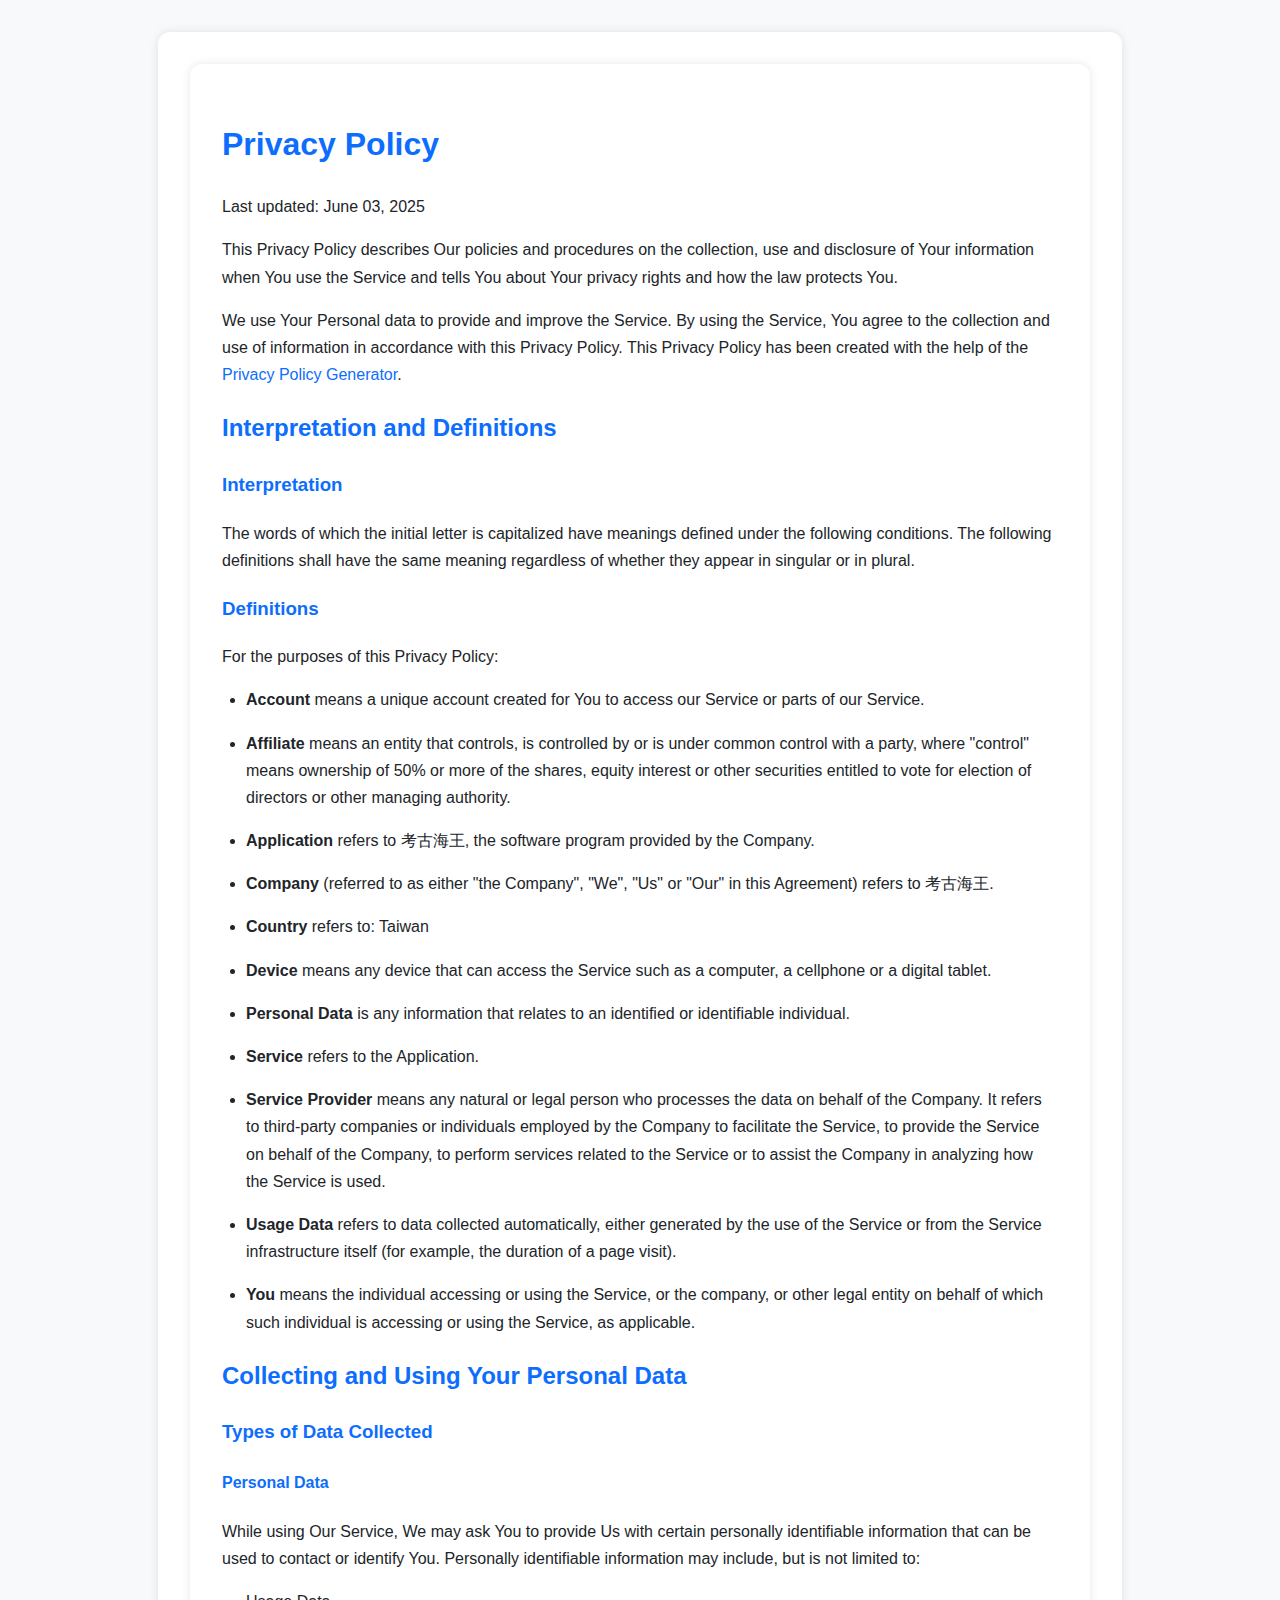
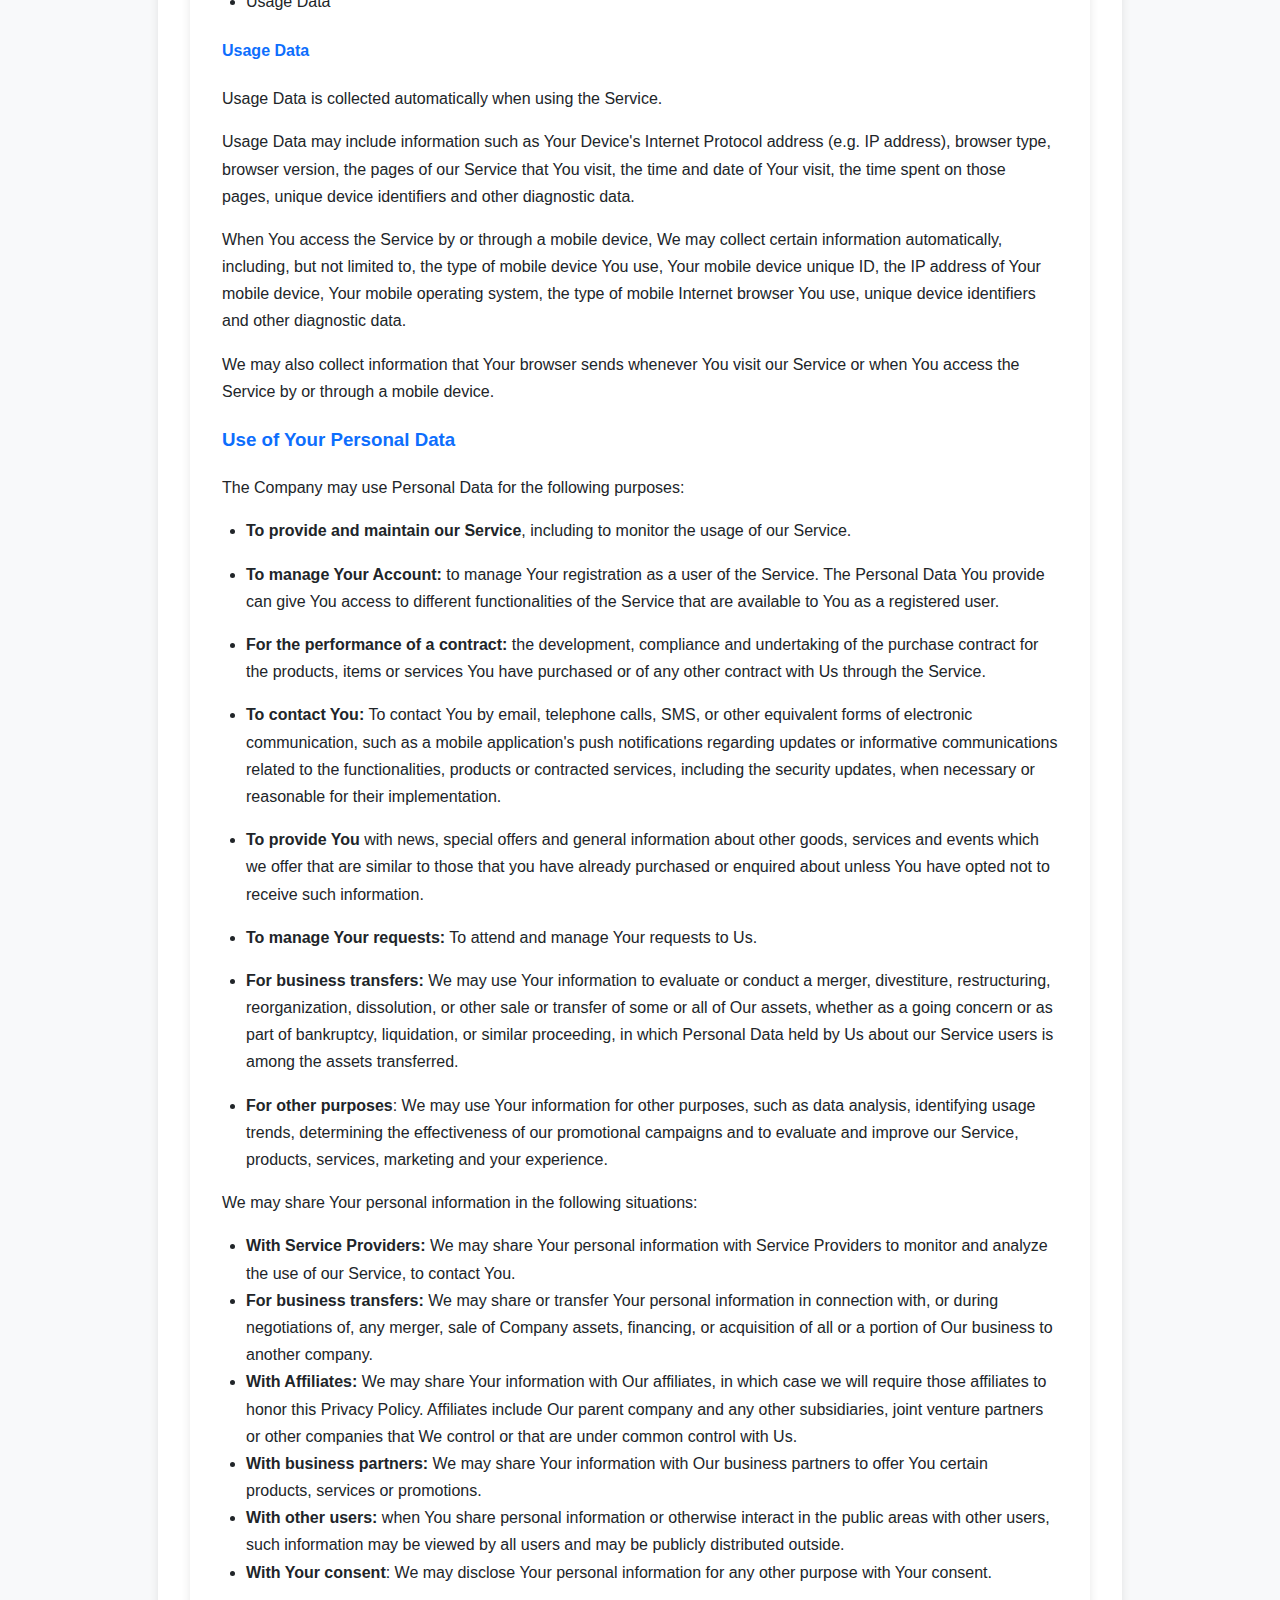
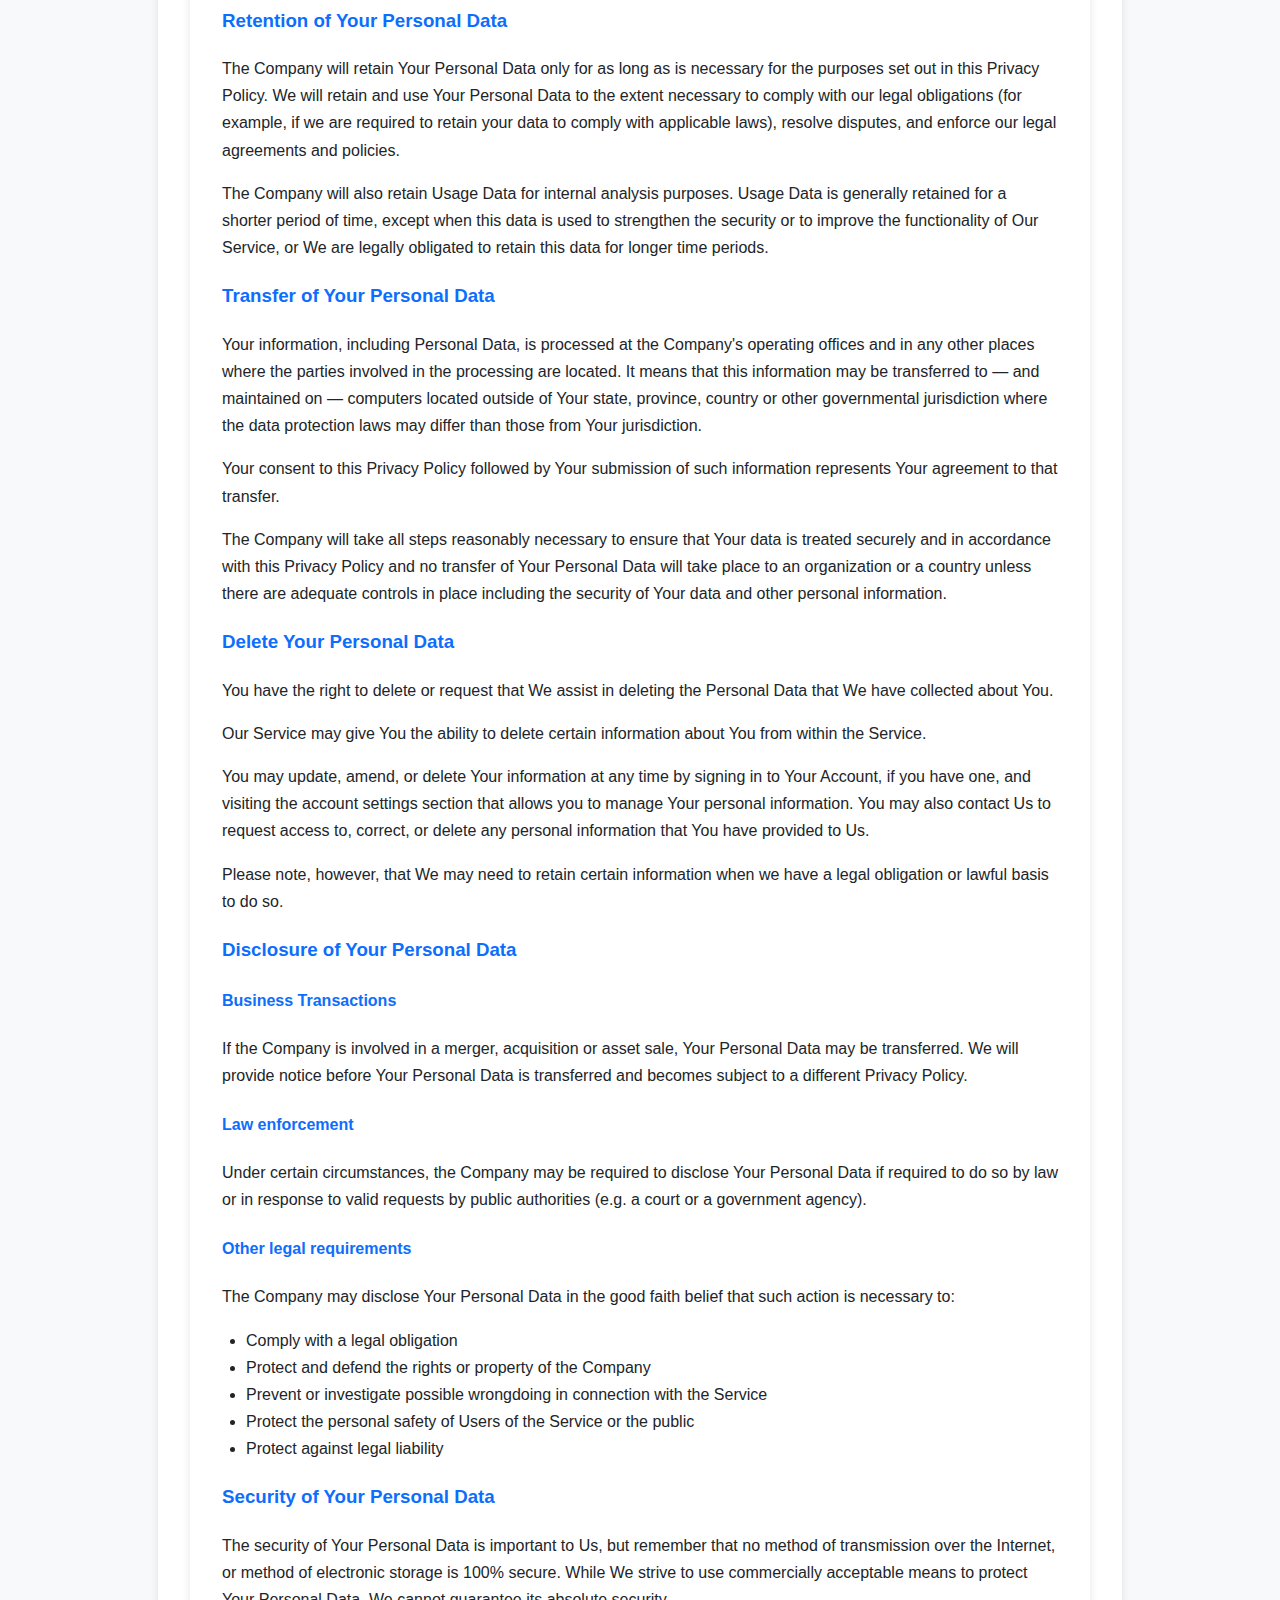
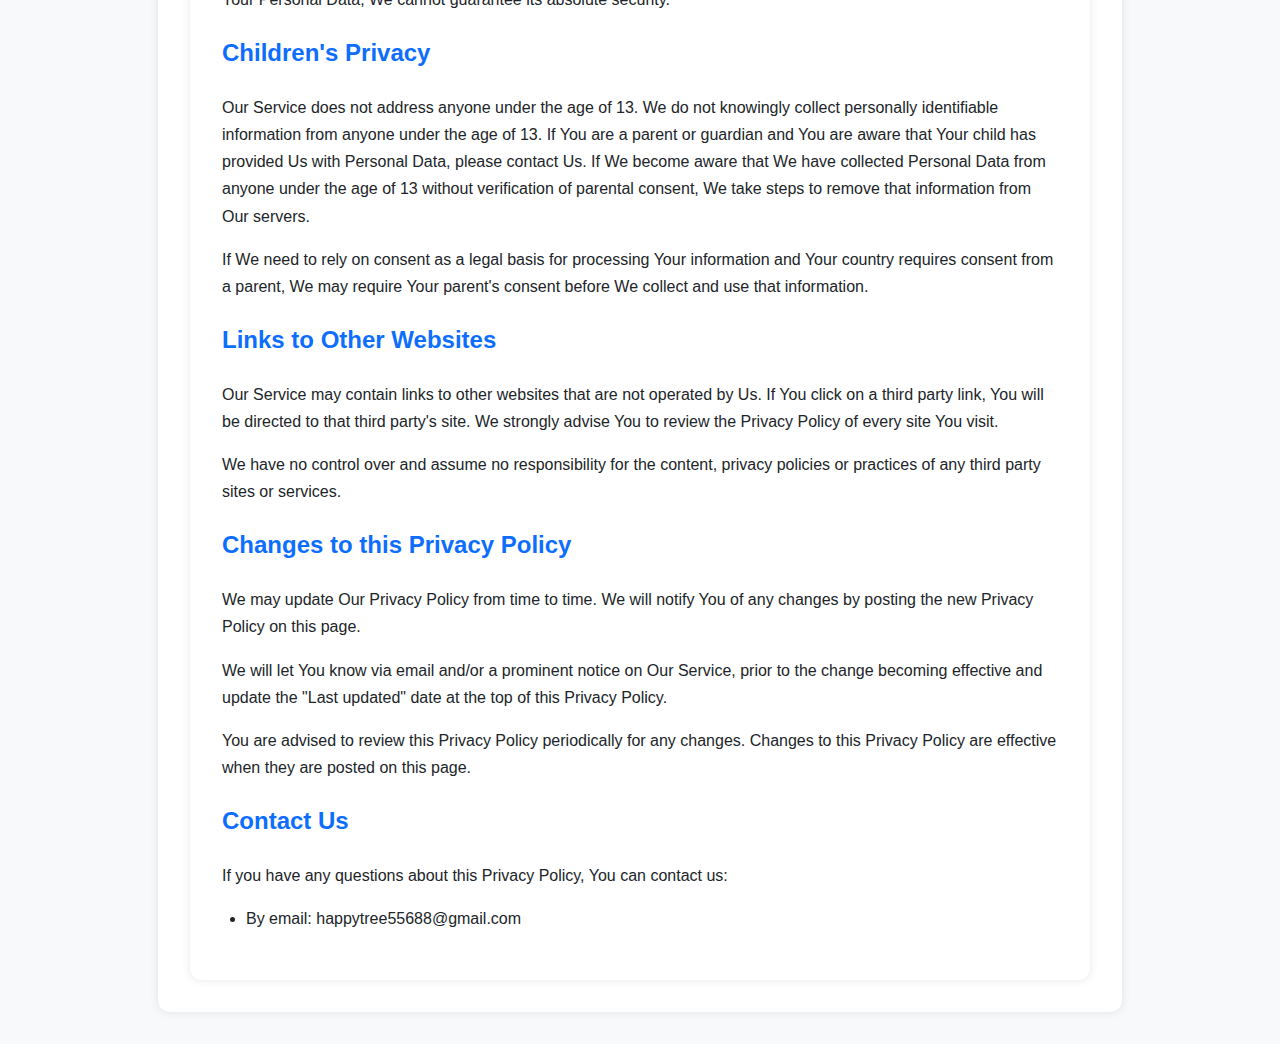
<file: privacy/index.html>
<html lang="zh-Hant"><head><meta charset="utf-8"/><meta content="width=device-width, initial-scale=1" name="viewport"/><title>考古海王｜隱私權政策</title><style>
body {
  font-family: -apple-system, BlinkMacSystemFont, 'Segoe UI', Roboto, 'Noto Sans TC', sans-serif;
  background-color: #f8f9fa;
  color: #212529;
  margin: 0;
  padding: 2rem;
  line-height: 1.7;
}
.container {
  max-width: 900px;
  margin: auto;
  background: white;
  padding: 2rem;
  box-shadow: 0 0 10px rgba(0,0,0,0.1);
  border-radius: 12px;
}
h1, h2, h3, h4 {
  color: #0d6efd;
}
a {
  color: #0d6efd;
  text-decoration: none;
}
a:hover {
  text-decoration: underline;
}
ul {
  padding-left: 1.5rem;
}
</style></head><body><div class="container"><div class="translations-content-container">
<div class="container">
<div class="tab-content translations-content-item en visible" id="en">
<h1>Privacy Policy</h1>
<p>Last updated: June 03, 2025</p>
<p>This Privacy Policy describes Our policies and procedures on the collection, use and disclosure of Your information when You use the Service and tells You about Your privacy rights and how the law protects You.</p>
<p>We use Your Personal data to provide and improve the Service. By using the Service, You agree to the collection and use of information in accordance with this Privacy Policy. This Privacy Policy has been created with the help of the <a href="https://www.privacypolicies.com/privacy-policy-generator/" target="_blank">Privacy Policy Generator</a>.</p>
<h2>Interpretation and Definitions</h2>
<h3>Interpretation</h3>
<p>The words of which the initial letter is capitalized have meanings defined under the following conditions. The following definitions shall have the same meaning regardless of whether they appear in singular or in plural.</p>
<h3>Definitions</h3>
<p>For the purposes of this Privacy Policy:</p>
<ul>
<li>
<p><strong>Account</strong> means a unique account created for You to access our Service or parts of our Service.</p>
</li>
<li>
<p><strong>Affiliate</strong> means an entity that controls, is controlled by or is under common control with a party, where "control" means ownership of 50% or more of the shares, equity interest or other securities entitled to vote for election of directors or other managing authority.</p>
</li>
<li>
<p><strong>Application</strong> refers to 考古海王, the software program provided by the Company.</p>
</li>
<li>
<p><strong>Company</strong> (referred to as either "the Company", "We", "Us" or "Our" in this Agreement) refers to 考古海王.</p>
</li>
<li>
<p><strong>Country</strong> refers to:  Taiwan</p>
</li>
<li>
<p><strong>Device</strong> means any device that can access the Service such as a computer, a cellphone or a digital tablet.</p>
</li>
<li>
<p><strong>Personal Data</strong> is any information that relates to an identified or identifiable individual.</p>
</li>
<li>
<p><strong>Service</strong> refers to the Application.</p>
</li>
<li>
<p><strong>Service Provider</strong> means any natural or legal person who processes the data on behalf of the Company. It refers to third-party companies or individuals employed by the Company to facilitate the Service, to provide the Service on behalf of the Company, to perform services related to the Service or to assist the Company in analyzing how the Service is used.</p>
</li>
<li>
<p><strong>Usage Data</strong> refers to data collected automatically, either generated by the use of the Service or from the Service infrastructure itself (for example, the duration of a page visit).</p>
</li>
<li>
<p><strong>You</strong> means the individual accessing or using the Service, or the company, or other legal entity on behalf of which such individual is accessing or using the Service, as applicable.</p>
</li>
</ul>
<h2>Collecting and Using Your Personal Data</h2>
<h3>Types of Data Collected</h3>
<h4>Personal Data</h4>
<p>While using Our Service, We may ask You to provide Us with certain personally identifiable information that can be used to contact or identify You. Personally identifiable information may include, but is not limited to:</p>
<ul>
<li>Usage Data</li>
</ul>
<h4>Usage Data</h4>
<p>Usage Data is collected automatically when using the Service.</p>
<p>Usage Data may include information such as Your Device's Internet Protocol address (e.g. IP address), browser type, browser version, the pages of our Service that You visit, the time and date of Your visit, the time spent on those pages, unique device identifiers and other diagnostic data.</p>
<p>When You access the Service by or through a mobile device, We may collect certain information automatically, including, but not limited to, the type of mobile device You use, Your mobile device unique ID, the IP address of Your mobile device, Your mobile operating system, the type of mobile Internet browser You use, unique device identifiers and other diagnostic data.</p>
<p>We may also collect information that Your browser sends whenever You visit our Service or when You access the Service by or through a mobile device.</p>
<h3>Use of Your Personal Data</h3>
<p>The Company may use Personal Data for the following purposes:</p>
<ul>
<li>
<p><strong>To provide and maintain our Service</strong>, including to monitor the usage of our Service.</p>
</li>
<li>
<p><strong>To manage Your Account:</strong> to manage Your registration as a user of the Service. The Personal Data You provide can give You access to different functionalities of the Service that are available to You as a registered user.</p>
</li>
<li>
<p><strong>For the performance of a contract:</strong> the development, compliance and undertaking of the purchase contract for the products, items or services You have purchased or of any other contract with Us through the Service.</p>
</li>
<li>
<p><strong>To contact You:</strong> To contact You by email, telephone calls, SMS, or other equivalent forms of electronic communication, such as a mobile application's push notifications regarding updates or informative communications related to the functionalities, products or contracted services, including the security updates, when necessary or reasonable for their implementation.</p>
</li>
<li>
<p><strong>To provide You</strong> with news, special offers and general information about other goods, services and events which we offer that are similar to those that you have already purchased or enquired about unless You have opted not to receive such information.</p>
</li>
<li>
<p><strong>To manage Your requests:</strong> To attend and manage Your requests to Us.</p>
</li>
<li>
<p><strong>For business transfers:</strong> We may use Your information to evaluate or conduct a merger, divestiture, restructuring, reorganization, dissolution, or other sale or transfer of some or all of Our assets, whether as a going concern or as part of bankruptcy, liquidation, or similar proceeding, in which Personal Data held by Us about our Service users is among the assets transferred.</p>
</li>
<li>
<p><strong>For other purposes</strong>: We may use Your information for other purposes, such as data analysis, identifying usage trends, determining the effectiveness of our promotional campaigns and to evaluate and improve our Service, products, services, marketing and your experience.</p>
</li>
</ul>
<p>We may share Your personal information in the following situations:</p>
<ul>
<li><strong>With Service Providers:</strong> We may share Your personal information with Service Providers to monitor and analyze the use of our Service,  to contact You.</li>
<li><strong>For business transfers:</strong> We may share or transfer Your personal information in connection with, or during negotiations of, any merger, sale of Company assets, financing, or acquisition of all or a portion of Our business to another company.</li>
<li><strong>With Affiliates:</strong> We may share Your information with Our affiliates, in which case we will require those affiliates to honor this Privacy Policy. Affiliates include Our parent company and any other subsidiaries, joint venture partners or other companies that We control or that are under common control with Us.</li>
<li><strong>With business partners:</strong> We may share Your information with Our business partners to offer You certain products, services or promotions.</li>
<li><strong>With other users:</strong> when You share personal information or otherwise interact in the public areas with other users, such information may be viewed by all users and may be publicly distributed outside.</li>
<li><strong>With Your consent</strong>: We may disclose Your personal information for any other purpose with Your consent.</li>
</ul>
<h3>Retention of Your Personal Data</h3>
<p>The Company will retain Your Personal Data only for as long as is necessary for the purposes set out in this Privacy Policy. We will retain and use Your Personal Data to the extent necessary to comply with our legal obligations (for example, if we are required to retain your data to comply with applicable laws), resolve disputes, and enforce our legal agreements and policies.</p>
<p>The Company will also retain Usage Data for internal analysis purposes. Usage Data is generally retained for a shorter period of time, except when this data is used to strengthen the security or to improve the functionality of Our Service, or We are legally obligated to retain this data for longer time periods.</p>
<h3>Transfer of Your Personal Data</h3>
<p>Your information, including Personal Data, is processed at the Company's operating offices and in any other places where the parties involved in the processing are located. It means that this information may be transferred to — and maintained on — computers located outside of Your state, province, country or other governmental jurisdiction where the data protection laws may differ than those from Your jurisdiction.</p>
<p>Your consent to this Privacy Policy followed by Your submission of such information represents Your agreement to that transfer.</p>
<p>The Company will take all steps reasonably necessary to ensure that Your data is treated securely and in accordance with this Privacy Policy and no transfer of Your Personal Data will take place to an organization or a country unless there are adequate controls in place including the security of Your data and other personal information.</p>
<h3>Delete Your Personal Data</h3>
<p>You have the right to delete or request that We assist in deleting the Personal Data that We have collected about You.</p>
<p>Our Service may give You the ability to delete certain information about You from within the Service.</p>
<p>You may update, amend, or delete Your information at any time by signing in to Your Account, if you have one, and visiting the account settings section that allows you to manage Your personal information. You may also contact Us to request access to, correct, or delete any personal information that You have provided to Us.</p>
<p>Please note, however, that We may need to retain certain information when we have a legal obligation or lawful basis to do so.</p>
<h3>Disclosure of Your Personal Data</h3>
<h4>Business Transactions</h4>
<p>If the Company is involved in a merger, acquisition or asset sale, Your Personal Data may be transferred. We will provide notice before Your Personal Data is transferred and becomes subject to a different Privacy Policy.</p>
<h4>Law enforcement</h4>
<p>Under certain circumstances, the Company may be required to disclose Your Personal Data if required to do so by law or in response to valid requests by public authorities (e.g. a court or a government agency).</p>
<h4>Other legal requirements</h4>
<p>The Company may disclose Your Personal Data in the good faith belief that such action is necessary to:</p>
<ul>
<li>Comply with a legal obligation</li>
<li>Protect and defend the rights or property of the Company</li>
<li>Prevent or investigate possible wrongdoing in connection with the Service</li>
<li>Protect the personal safety of Users of the Service or the public</li>
<li>Protect against legal liability</li>
</ul>
<h3>Security of Your Personal Data</h3>
<p>The security of Your Personal Data is important to Us, but remember that no method of transmission over the Internet, or method of electronic storage is 100% secure. While We strive to use commercially acceptable means to protect Your Personal Data, We cannot guarantee its absolute security.</p>
<h2>Children's Privacy</h2>
<p>Our Service does not address anyone under the age of 13. We do not knowingly collect personally identifiable information from anyone under the age of 13. If You are a parent or guardian and You are aware that Your child has provided Us with Personal Data, please contact Us. If We become aware that We have collected Personal Data from anyone under the age of 13 without verification of parental consent, We take steps to remove that information from Our servers.</p>
<p>If We need to rely on consent as a legal basis for processing Your information and Your country requires consent from a parent, We may require Your parent's consent before We collect and use that information.</p>
<h2>Links to Other Websites</h2>
<p>Our Service may contain links to other websites that are not operated by Us. If You click on a third party link, You will be directed to that third party's site. We strongly advise You to review the Privacy Policy of every site You visit.</p>
<p>We have no control over and assume no responsibility for the content, privacy policies or practices of any third party sites or services.</p>
<h2>Changes to this Privacy Policy</h2>
<p>We may update Our Privacy Policy from time to time. We will notify You of any changes by posting the new Privacy Policy on this page.</p>
<p>We will let You know via email and/or a prominent notice on Our Service, prior to the change becoming effective and update the "Last updated" date at the top of this Privacy Policy.</p>
<p>You are advised to review this Privacy Policy periodically for any changes. Changes to this Privacy Policy are effective when they are posted on this page.</p>
<h2>Contact Us</h2>
<p>If you have any questions about this Privacy Policy, You can contact us:</p>
<ul>
<li>By email: happytree55688@gmail.com</li>
</ul>
</div>
</div>
</div></div></body></html>
</file>
